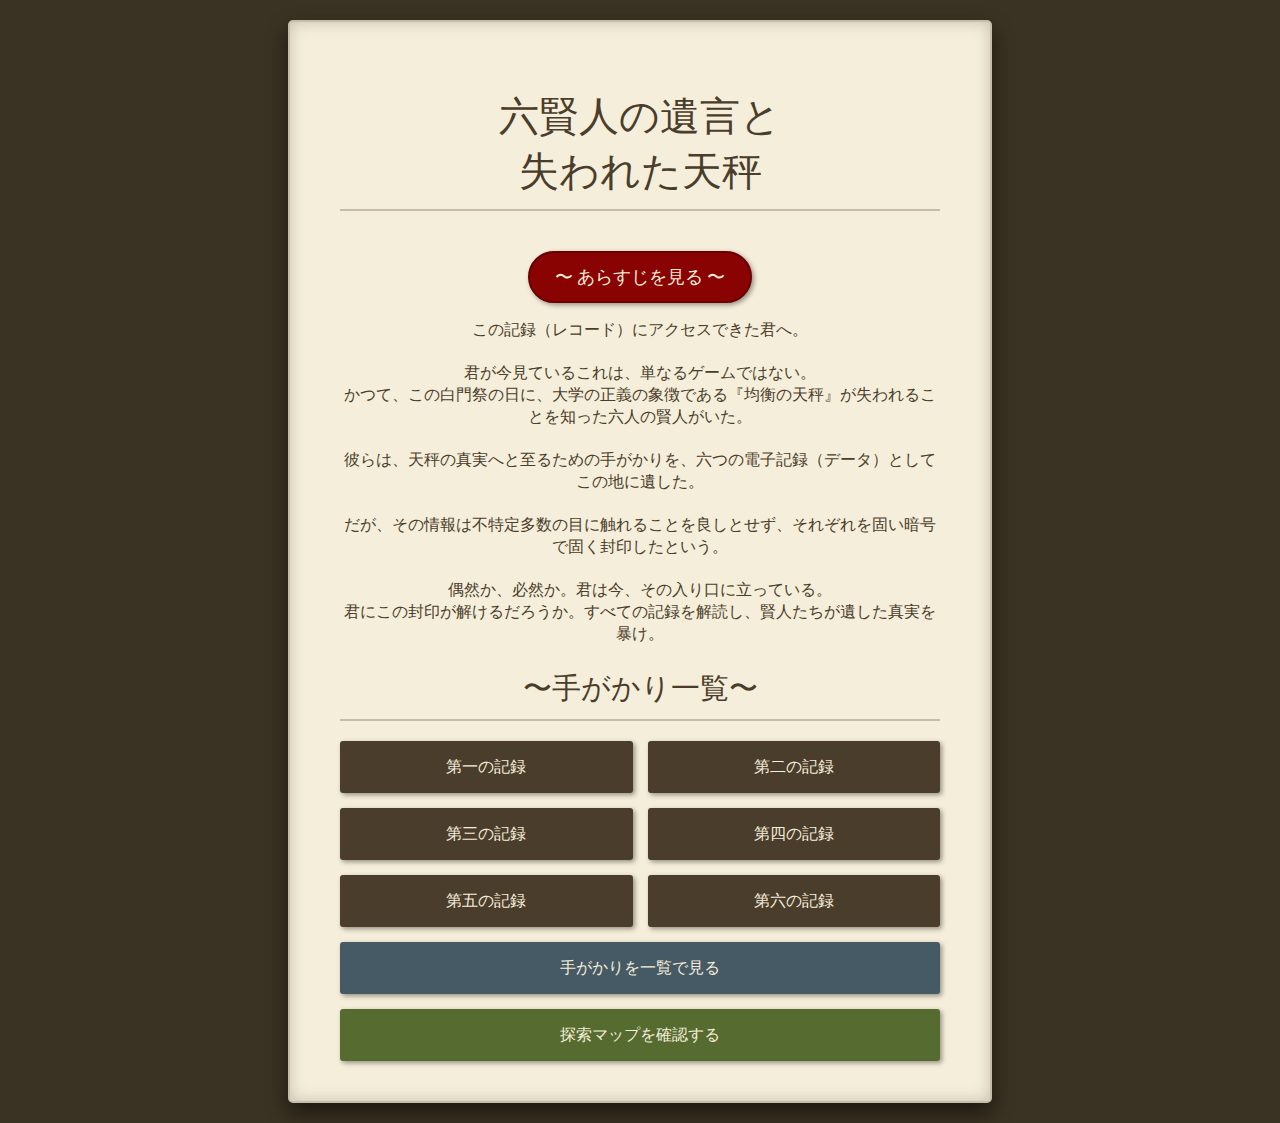
<file: index.html>
<!DOCTYPE html>
<html lang="ja">
<head>
    <meta charset="UTF-8">
    <meta name="viewport" content="width=device-width, initial-scale=1.0">
    <title>六賢人の遺言と失われた天秤</title>
    <link rel="preconnect" href="https://fonts.googleapis.com">
    <link rel="preconnect" href="https://fonts.gstatic" crossorigin>
    <link href="https://fonts.googleapis.com/css2?family=EB+Garamond:ital@0;1&display=swap" rel="stylesheet">
    <link rel="stylesheet" href="style.css">
</head>
<body>

    <div class="container">
        <h1>六賢人の遺言と<br>失われた天秤</h1>
        
        <div class="synopsis-container">
            <button id="toggle-synopsis-btn" class="synopsis-button">〜 あらすじを見る 〜</button>
            <div id="synopsis-content" class="story collapsible-content">
                <p>
                    この記録（レコード）にアクセスできた君へ。<br>
                    <br>
                    君が今見ているこれは、単なるゲームではない。<br>
                    かつて、この白門祭の日に、大学の正義の象徴である『均衡の天秤』が失われることを知った六人の賢人がいた。<br>
                    <br>
                    彼らは、天秤の真実へと至るための手がかりを、六つの電子記録（データ）としてこの地に遺した。<br>
                    <br>
                    だが、その情報は不特定多数の目に触れることを良しとせず、それぞれを固い暗号で固く封印したという。<br>
                    <br>
                    偶然か、必然か。君は今、その入り口に立っている。<br>
                    君にこの封印が解けるだろうか。すべての記録を解読し、賢人たちが遺した真実を暴け。
                </p>
            </div>
        </div>

        <h2>〜手がかり一覧〜</h2>
        <div class="quiz-selection">
            <a href="quiz.html?q=1">第一の記録</a>
            <a href="quiz.html?q=2">第二の記録</a>
            <a href="quiz.html?q=3">第三の記録</a>
            <a href="quiz.html?q=4">第四の記録</a>
            <a href="quiz.html?q=5">第五の記録</a>
            <a href="quiz.html?q=6">第六の記録</a>
            
            <a href="summary.html" class="summary-link">手がかりを一覧で見る</a>
            <a href="map.html" class="map-link">探索マップを確認する</a>
        </div>
    </div>

    <script src="script.js"></script>
</body>
</html>
</file>
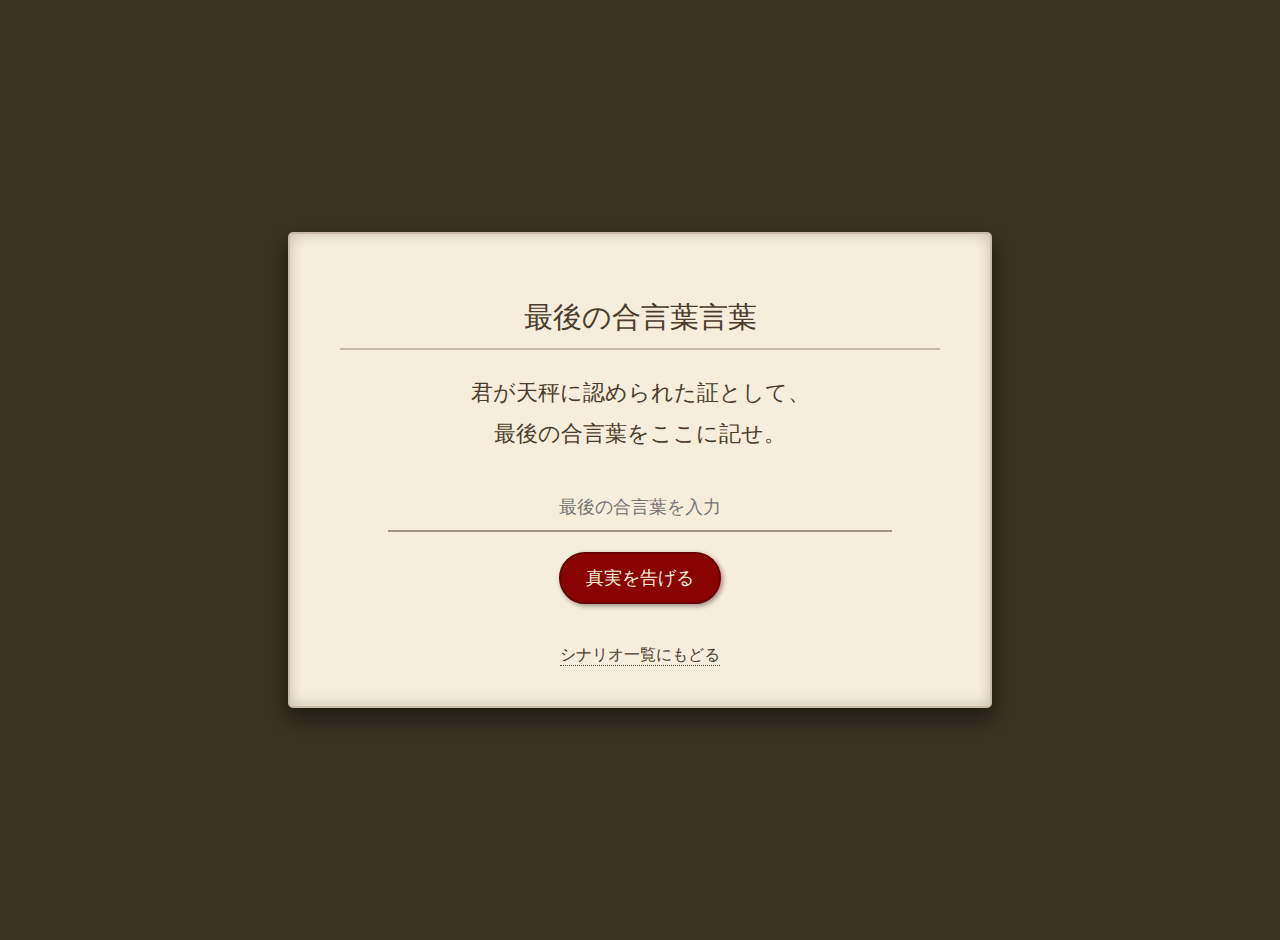
<file: final_keyword.html>
<!DOCTYPE html>
<html lang="ja">
<head>
    <meta charset="UTF-8">
    <meta name="viewport" content="width=device-width, initial-scale=1.0">
    <title>最後の合言葉</title>
    <link rel="preconnect" href="https://fonts.googleapis.com">
    <link rel="preconnect" href="https://fonts.gstatic.com" crossorigin>
    <link href="https://fonts.googleapis.com/css2?family=EB+Garamond:ital@0;1&display=swap" rel="stylesheet">
    <link rel="stylesheet" href="style.css">
</head>
<body>
    <div class="container">
        <h2>最後の合言葉言葉</h2>
        <p class="question">
            君が天秤に認められた証として、<br>最後の合言葉をここに記せ。
        </p>
        
        <input type="text" id="finalAnswerInput" placeholder="最後の合言葉を入力">
        <button onclick="checkFinalKeyword()">真実を告げる</button>
        
        <p id="result"></p>

        <div class="back-link-container">
            <a href="scenario.html">シナリオ一覧にもどる</a>
        </div>
    </div>

    <script src="script.js"></script>
</body>
</html>
</file>
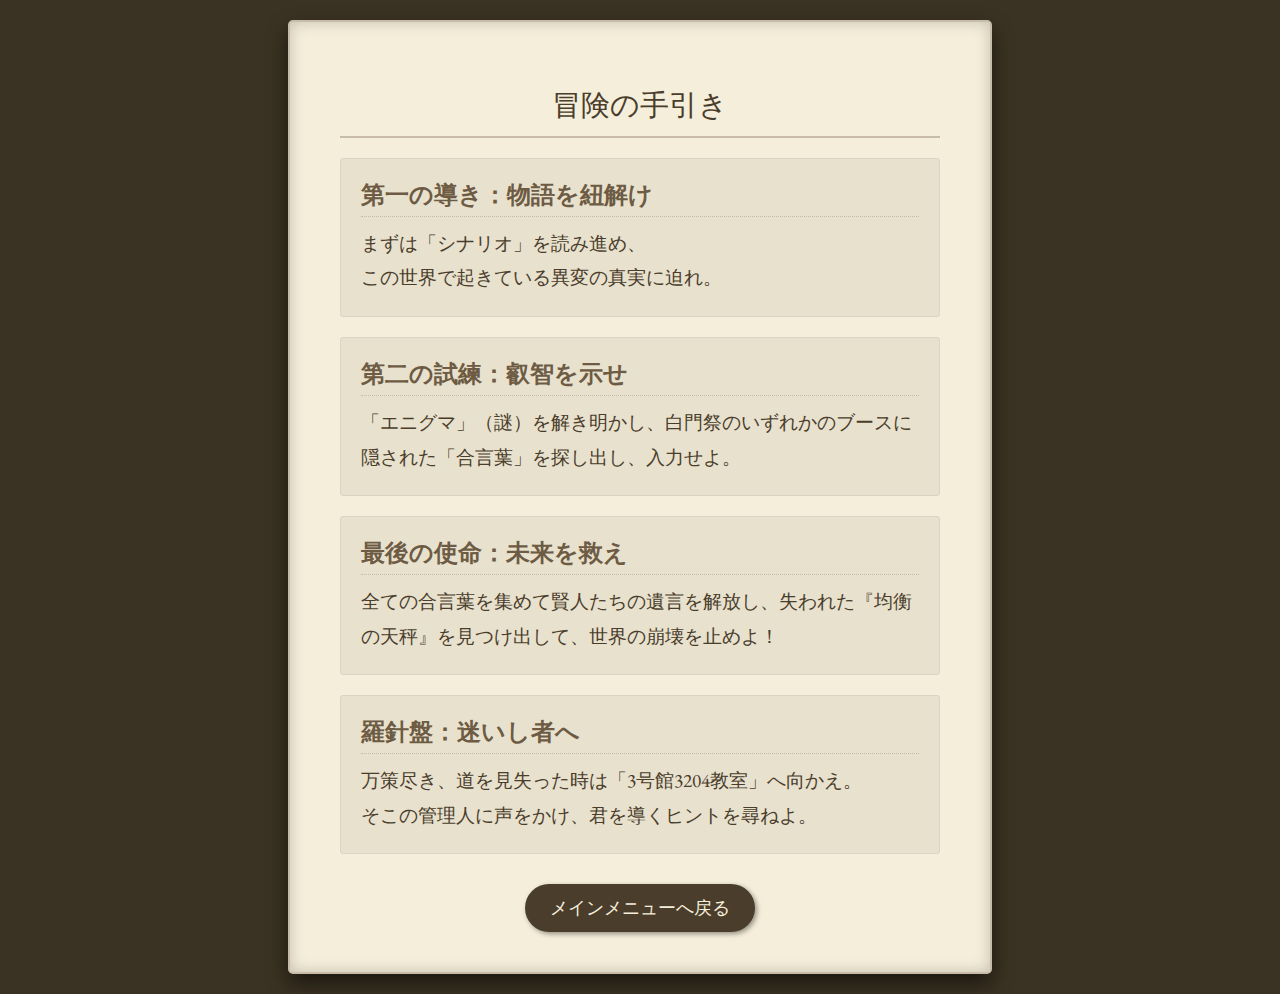
<file: how_to_play.html>
<!DOCTYPE html>
<html lang="ja">
<head>
    <meta charset="UTF-8">
    <meta name="viewport" content="width=device-width, initial-scale=1.0">
    <title>冒険の手引き</title>
    <link rel="preconnect" href="https://fonts.googleapis.com">
    <link rel="preconnect" href="https://fonts.gstatic.com" crossorigin>
    <link href="https://fonts.googleapis.com/css2?family=EB+Garamond:ital@0;1&display=swap" rel="stylesheet">
    <link rel="stylesheet" href="style.css">
    <style>
        /* このページ専用のスタイル */
        .how-to-play-container {
            text-align: left;
            margin-top: 20px;
        }
        .step {
            background-color: rgba(0,0,0,0.05);
            border: 1px solid #dcd3c2;
            padding: 20px;
            margin-bottom: 20px;
            border-radius: 3px;
        }
        .step h3 {
            font-size: 1.5em;
            margin: 0 0 10px 0;
            padding-bottom: 5px;
            border-bottom: 1px dotted #c8bca9;
            color: #6d5b43;
        }
        .step p {
            font-size: 1.2em;
            line-height: 1.8;
            margin: 0;
        }
    </style>
</head>
<body>
    <div class="container">
        <h2>冒険の手引き</h2>
        
        <div class="how-to-play-container">
            <div class="step">
                <h3>第一の導き：物語を紐解け</h3>
                <p>まずは「シナリオ」を読み進め、<br>この世界で起きている異変の真実に迫れ。</p>
            </div>

            <div class="step">
                <h3>第二の試練：叡智を示せ</h3>
                <p>「エニグマ」（謎）を解き明かし、白門祭のいずれかのブースに隠された「合言葉」を探し出し、入力せよ。</p>
            </div>

            <div class="step">
                <h3>最後の使命：未来を救え</h3>
                <p>全ての合言葉を集めて賢人たちの遺言を解放し、失われた『均衡の天秤』を見つけ出して、世界の崩壊を止めよ！</p>
            </div>

            <div class="step">
                <h3>羅針盤：迷いし者へ</h3>
                <p>万策尽き、道を見失った時は「3号館3204教室」へ向かえ。<br>そこの管理人に声をかけ、君を導くヒントを尋ねよ。</p>
            </div>
        </div>

        <div class="back-button-container">
            <a href="index.html" class="back-button">メインメニューへ戻る</a>
        </div>
    </div>
</body>
</html>
</file>
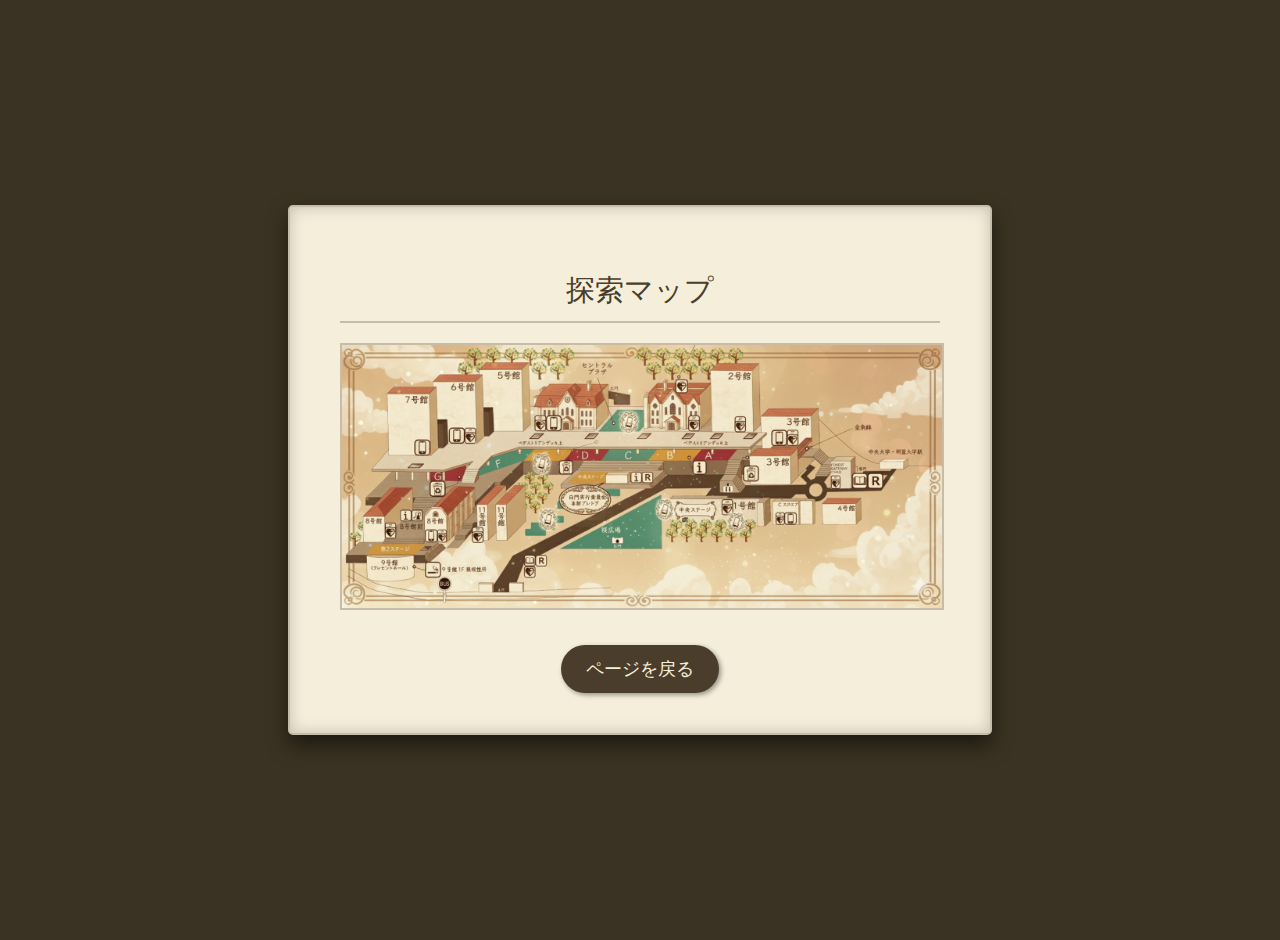
<file: map.html>
<!DOCTYPE html>
<html lang="ja">
<head>
    <meta charset="UTF-8">
    <meta name="viewport" content="width=device-width, initial-scale=1.0">
    <title>探索マップ</title>
    <link rel="preconnect" href="https://fonts.googleapis.com">
    <link rel="preconnect" href="https://fonts.gstatic.com" crossorigin>
    <link href="https://fonts.googleapis.com/css2?family=EB+Garamond:ital@0;1&display=swap" rel="stylesheet">
    <link rel="stylesheet" href="style.css">
</head>
<body>

    <div class="container">
        <h2>探索マップ</h2>
        
        <div class="map-image-container">
            <img src="map.jpg" alt="探索マップ" class="map-image">
        </div>

        <div class="back-button-container">
            <a href="index.html" class="back-button">ページを戻る</a>
        </div>
    </div>

</body>
</html>
</file>
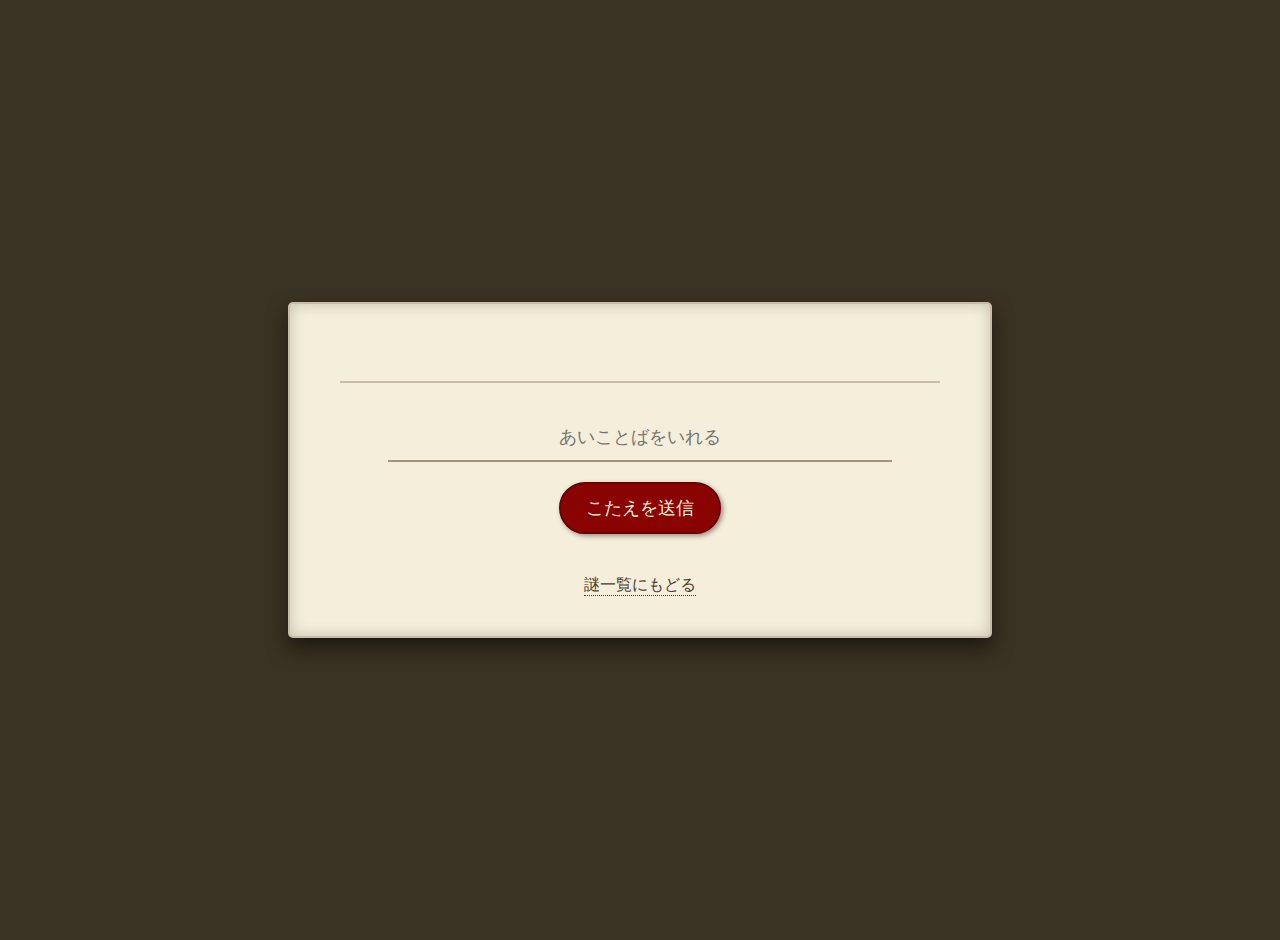
<file: quiz.html>
<!DOCTYPE html>
<html lang="ja">
<head>
    <meta charset="UTF-8">
    <meta name="viewport" content="width=device-width, initial-scale=1.0">
    <title>謎解き</title>
    <link rel="preconnect" href="https://fonts.googleapis.com">
    <link rel="preconnect" href="https://fonts.gstatic.com" crossorigin>
    <link href="https://fonts.googleapis.com/css2?family=EB+Garamond:ital@0;1&family=Shippori+Mincho&display=swap" rel="stylesheet">
    <link rel="stylesheet" href="style.css">
</head>
<body>

    <div class="container">
        <h1 id="quizTitle"></h1>
        <p class="question" id="quizQuestion"></p>
        
        <input type="text" id="answerInput" placeholder="あいことばをいれる">
        <button onclick="checkAnswer()">こたえを送信</button>
        
        <p id="result"></p>

        <div class="back-link-container">
            <a href="index.html">謎一覧にもどる</a>
        </div>
    </div>

    <script src="script.js"></script>
</body>
</html>
</file>
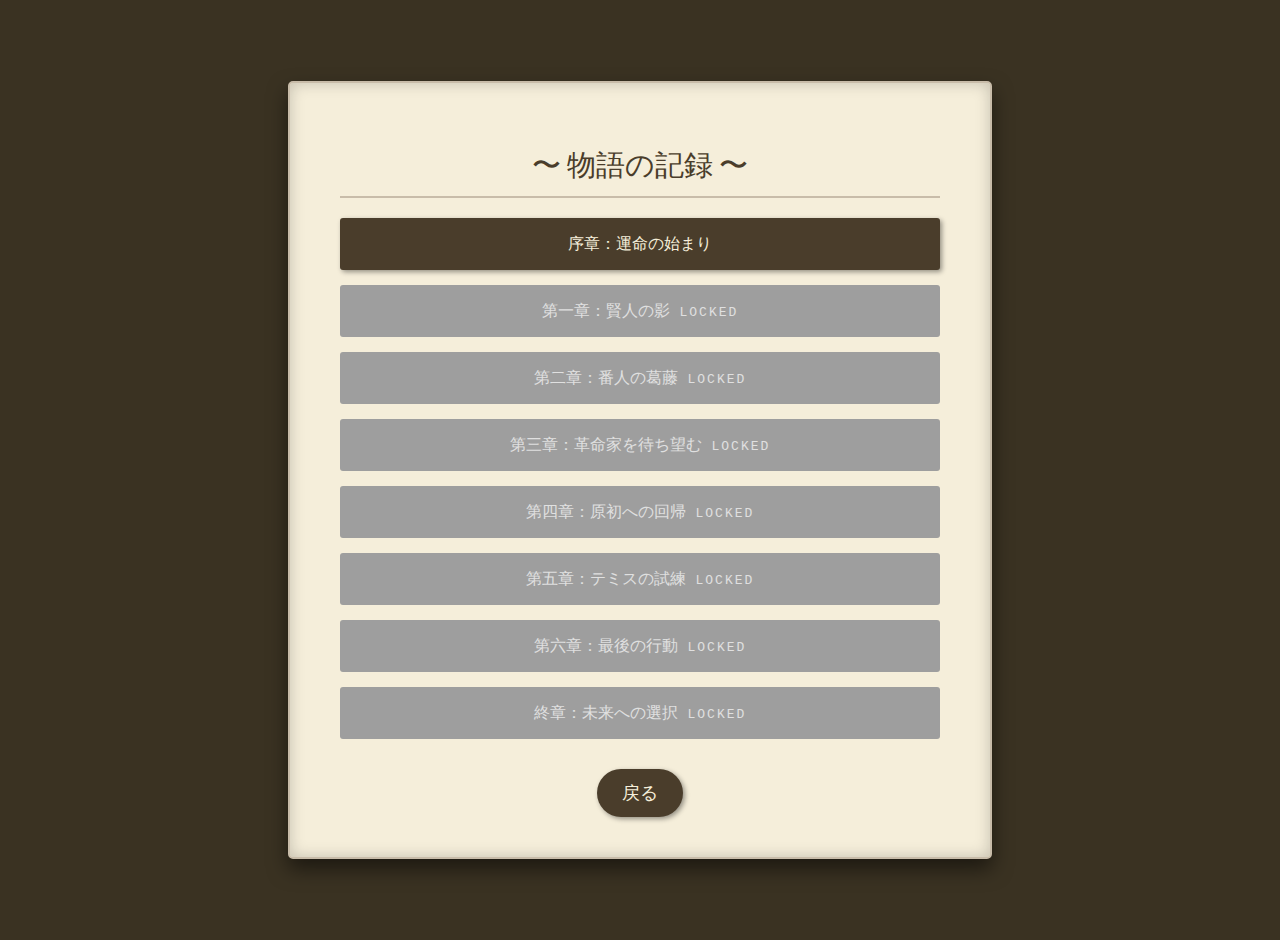
<file: scenario.html>
<!DOCTYPE html>
<html lang="ja">
<head>
    <meta charset="UTF-8">
    <meta name="viewport" content="width=device-width, initial-scale=1.0">
    <title>シナリオ一覧</title>
    <link rel="preconnect" href="https://fonts.googleapis.com">
    <link rel="preconnect" href="https://fonts.gstatic.com" crossorigin>
    <link href="https://fonts.googleapis.com/css2?family=EB+Garamond:ital@0;1&display=swap" rel="stylesheet">
    <link rel="stylesheet" href="style.css">
</head>
<body>
    <div class="container">
        <h2>〜 物語の記録 〜</h2>
        <div id="scenario-selection" class="scenario-selection">
            </div>
        <div class="back-button-container">
            <a href="index.html" class="back-button">戻る</a>
        </div>
    </div>
    <script src="script.js"></script>
</body>
</html>
</file>
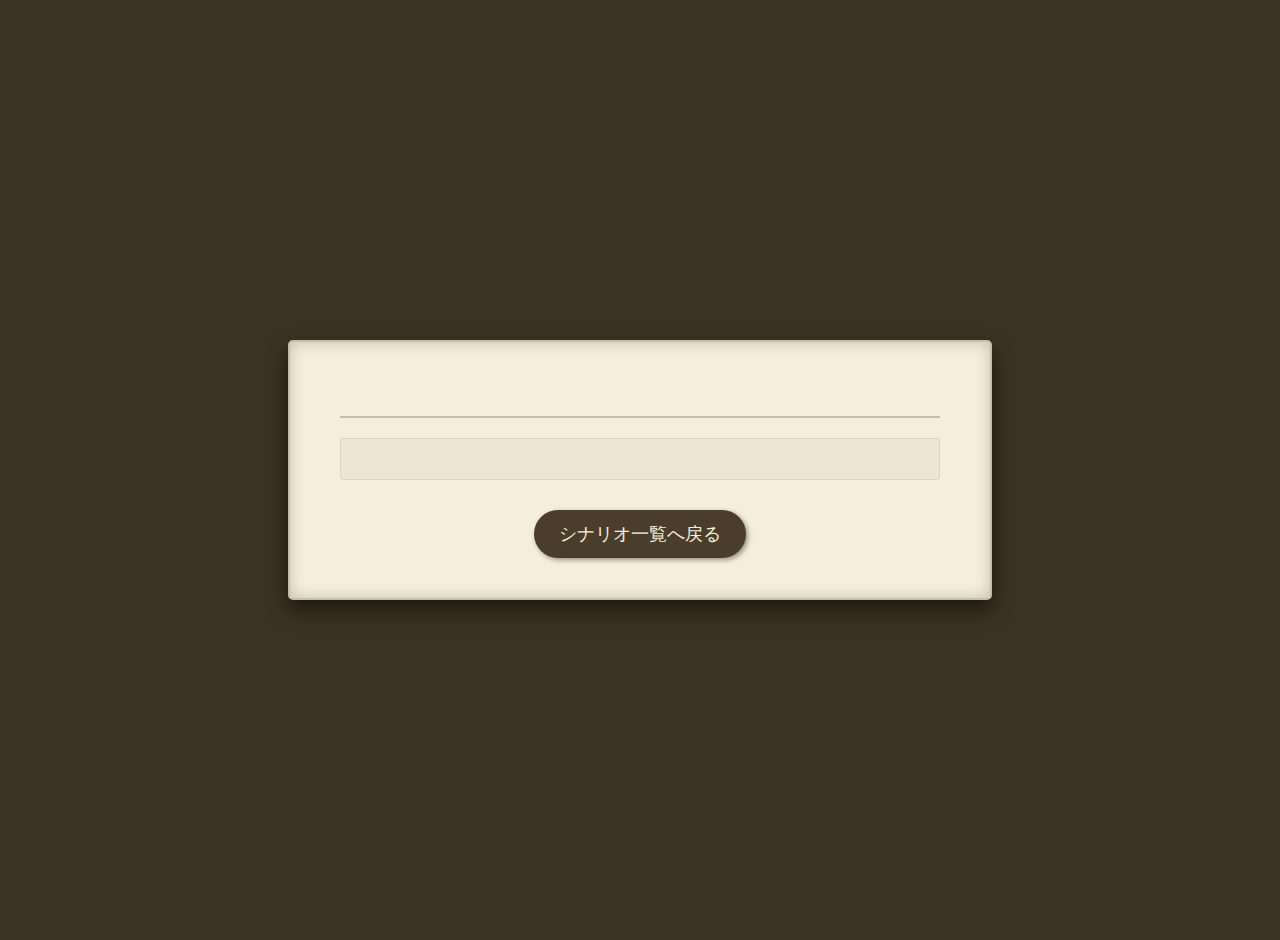
<file: scenario_viewer.html>
<!DOCTYPE html>
<html lang="ja">
<head>
    <meta charset="UTF-8">
    <meta name="viewport" content="width=device-width, initial-scale=1.0">
    <title>シナリオ</title>
    <link rel="preconnect" href="https://fonts.googleapis.com">
    <link rel="preconnect" href="https://fonts.gstatic.com" crossorigin>
    <link href="https://fonts.googleapis.com/css2?family=EB+Garamond:ital@0;1&display=swap" rel="stylesheet">
    <link rel="stylesheet" href="style.css">
</head>
<body>
    <div class="container">
        <h2 id="scenario-title"></h2>
        <div id="scenario-text" class="scenario-text">
            </div>
        <div class="back-button-container">
            <a href="scenario.html" class="back-button">シナリオ一覧へ戻る</a>
        </div>
    </div>
    <script src="script.js"></script>
</body>
</html>
</file>
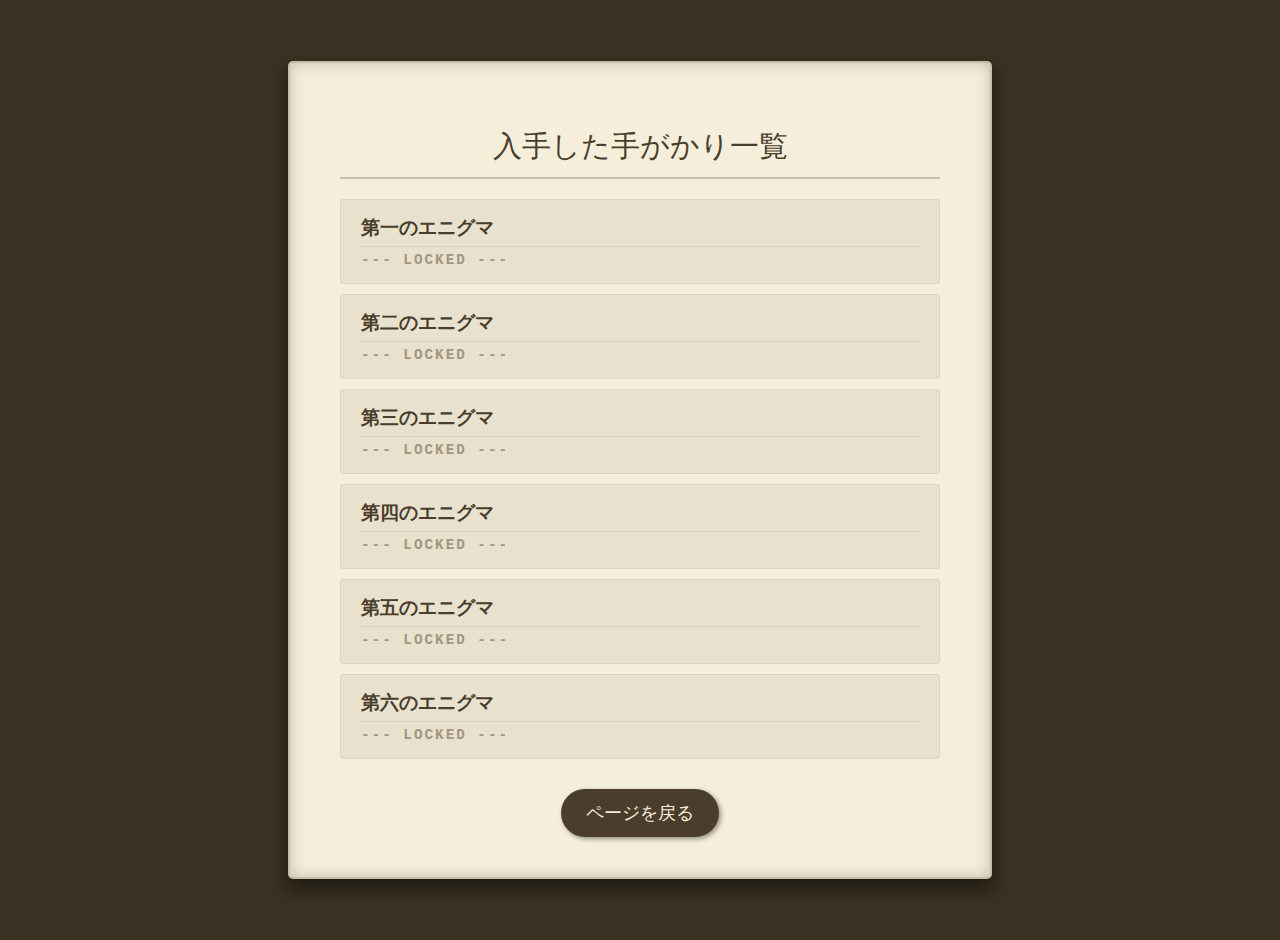
<file: summary.html>
<!DOCTYPE html>
<html lang="ja">
<head>
    <meta charset="UTF-8">
    <meta name="viewport" content="width=device-width, initial-scale=1.0">
    <title>入手した手がかり</title>
    <link rel="preconnect" href="https://fonts.googleapis.com">
    <link rel="preconnect" href="https://fonts.gstatic.com" crossorigin>
    <link href="https://fonts.googleapis.com/css2?family=EB+Garamond:ital@0;1&display=swap" rel="stylesheet">
    <link rel="stylesheet" href="style.css">
</head>
<body>
    <div class="container">
        <h2>入手した手がかり一覧</h2>
        
        <div id="summary-list" class="summary-list-container">
            </div>

        <div class="back-button-container">
            <a href="index.html" class="back-button">ページを戻る</a>
        </div>
    </div>

    <script src="script.js"></script>
</body>
</html>
</file>
<file: style.css>
/* Google Fontsから古風なフォントを読み込む */
@import url('https://fonts.googleapis.com/css2?family=EB+Garamond:ital@0;1&display=swap');

/* ============================================= */
/* 全ページ共通の基本スタイル */
/* ============================================= */
body {
    background-color: #3a3222;
    background-image: url("https://www.transparenttextures.com/patterns/old-wall.png");
    font-family: 'EB Garamond', serif;
    color: #4a3d2b;
    display: flex;
    justify-content: center;
    align-items: center;
    min-height: 100vh;
    margin: 0;
    padding: 20px;
}
.container {
    background-color: #f5eeda;
    padding: 40px 50px;
    border: 2px solid #c8bca9;
    border-radius: 5px;
    box-shadow: 0 10px 20px rgba(0,0,0,0.5), inset 0 0 15px rgba(0,0,0,0.2);
    text-align: center;
    width: 90%;
    max-width: 600px;
}
h1, h2 {
    font-weight: normal;
    border-bottom: 2px solid #c8bca9;
    padding-bottom: 10px;
    margin-bottom: 20px;
}
h1 { font-size: 2.5em; }
h2 { font-size: 1.8em; }

/* ============================================= */
/* index.html のスタイル */
/* ============================================= */
.main-menu-container {
    margin-top: 20px;
    margin-bottom: 40px;
    padding: 0;
}
.main-menu-button {
    display: block;
    padding: 15px;
    background-color: #6d5b43;
    color: #f5eeda;
    text-decoration: none;
    text-align: center;
    border-radius: 3px;
    box-shadow: 2px 2px 5px rgba(0,0,0,0.4);
    transition: all 0.2s ease;
    font-size: 1.2em;
}
.main-menu-button:hover {
    background-color: #5b4a32;
    transform: translateY(-2px);
    box-shadow: 4px 4px 8px rgba(0,0,0,0.4);
}
.quiz-selection {
    display: grid;
    grid-template-columns: 1fr 1fr;
    gap: 15px;
    margin-top: 20px;
}
.quiz-selection a {
    display: block;
    padding: 15px;
    background-color: #4a3d2b;
    color: #f5eeda;
    text-decoration: none;
    text-align: center;
    border-radius: 3px;
    box-shadow: 2px 2px 5px rgba(0,0,0,0.4);
    transition: all 0.2s ease;
}
.quiz-selection a:hover {
    background-color: #3a3022;
    transform: translateY(-2px);
    box-shadow: 4px 4px 8px rgba(0,0,0,0.4);
}
.quiz-selection .summary-link {
    grid-column: 1 / -1;
    background-color: #465a65;
}
.quiz-selection .map-link {
    grid-column: 1 / -1;
    background-color: #556b2f;
}

/* ============================================= */
/* quiz.html & final_keyword.html のスタイル */
/* ============================================= */
.question {
    font-size: 1.4em;
    line-height: 1.8;
    margin-bottom: 30px;
}
#answerInput, #finalAnswerInput {
    width: 80%;
    padding: 12px;
    font-size: 1.1em;
    font-family: 'EB Garamond', serif;
    border: none;
    border-bottom: 2px solid #a3957d;
    background-color: transparent;
    text-align: center;
    color: #4a3d2b;
}
#answerInput:focus, #finalAnswerInput:focus {
    outline: none;
    border-bottom-color: #4a3d2b;
}
button {
    padding: 12px 25px;
    font-size: 1.1em;
    font-family: 'EB Garamond', serif;
    background-color: #8a0303;
    color: #f5eeda;
    border: 2px solid #6b0202;
    border-radius: 50px;
    cursor: pointer;
    margin-top: 20px;
    box-shadow: 2px 2px 5px rgba(0,0,0,0.4);
    transition: all 0.2s ease;
}
button:hover {
    background-color: #6b0202;
    transform: translateY(-2px);
    box-shadow: 4px 4px 8px rgba(0,0,0,0.4);
}
#result {
    margin-top: 25px;
    font-size: 1.2em;
    font-weight: bold;
}
@keyframes fadeIn {
    from { opacity: 0; transform: translateY(10px); }
    to { opacity: 1; transform: translateY(0); }
}
.keyword {
    font-size: 1.2em;
    color: #8a0303;
    font-weight: bold;
    display: block;
    margin-top: 10px;
    animation: fadeIn 1s ease-out;
}
/* ↓↓↓ ここを修正しました ↓↓↓ */
.next-step-message {
    font-size: 1em;
    color: #4a3d2b; 
    border-top: 1px dotted #c8bca9;
    padding-top: 15px;
    margin-top: 20px;
    /* font-weight: normal; */ /* ← この行を削除、またはコメントアウト */
}
/* ↑↑↑ ここまで ↑↑↑ */
.back-link-container {
    margin-top: 40px;
    text-align: center;
}
.back-link-container a {
    color: #4a3d2b;
    text-decoration: none;
    border-bottom: 1px dotted #4a3d2b;
}

/* ============================================= */
/* map.html のスタイル */
/* ============================================= */
.map-image-container { margin-top: 20px; }
.map-image { max-width: 100%; height: auto; border: 2px solid #c8bca9; }
.back-button-container { margin-top: 30px; }
.back-button {
    display: inline-block; padding: 12px 25px; font-size: 1.1em; font-family: 'EB Garamond', serif;
    background-color: #4a3d2b; color: #f5eeda; text-decoration: none; border-radius: 50px;
    box-shadow: 2px 2px 5px rgba(0,0,0,0.4); transition: all 0.2s ease;
}
.back-button:hover { background-color: #3a3022; transform: translateY(-2px); box-shadow: 4px 4px 8px rgba(0,0,0,0.4); }

/* ============================================= */
/* summary.html のスタイル */
/* ============================================= */
.summary-list-container { margin-top: 20px; text-align: left; }
.summary-item {
    background-color: rgba(0, 0, 0, 0.05); border: 1px solid #dcd3c2;
    padding: 15px 20px; margin-bottom: 10px; border-radius: 3px;
}
.summary-item h3 {
    font-size: 1.2em; margin: 0 0 5px 0; padding-bottom: 5px;
    border-bottom: 1px dotted #c8bca9;
}
.summary-item p { font-size: 1.1em; margin: 0; font-weight: bold; color: #8a0303; }
.summary-item:not(.solved) p { color: #a3957d; font-family: monospace; letter-spacing: 2px; }

/* ============================================= */
/* scenario.html & scenario_viewer.html のスタイル */
/* ============================================= */
.scenario-selection { display: grid; grid-template-columns: 1fr; gap: 15px; margin-top: 20px; }
.scenario-selection a {
    display: block; padding: 15px; background-color: #4a3d2b; color: #f5eeda;
    text-decoration: none; text-align: center; border-radius: 3px;
    box-shadow: 2px 2px 5px rgba(0,0,0,0.4); transition: all 0.2s ease;
}
.scenario-selection a:hover { background-color: #3a3022; transform: translateY(-2px); }
.scenario-text {
    margin-top: 20px; text-align: left; background-color: rgba(0, 0, 0, 0.03);
    border: 1px solid #dcd3c2; padding: 20px; border-radius: 3px;
}
.scenario-text p { font-size: 1.2em; line-height: 2.2; margin: 0; }

/* ============================================= */
/* 状態変化のスタイル（LOCKED / 全クリ） */
/* ============================================= */
.quiz-selection a.locked,
.scenario-selection a.locked {
    background-color: #9e9e9e; color: #e0e0e0; cursor: not-allowed;
    box-shadow: none; transform: none;
}
.quiz-selection a.locked::after,
.scenario-selection a.locked::after {
    content: " LOCKED"; font-family: monospace; letter-spacing: 2px;
}
.final-message {
    margin-top: 30px; padding: 20px; border: 2px solid #c8bca9;
    background-color: #4a3d2b; color: #f5eeda; font-size: 1.4em;
    font-weight: bold; border-radius: 5px; box-shadow: 0 5px 10px rgba(0,0,0,0.4);
    animation: fadeIn 1.5s ease-out;
}

/* ============================================= */
/* ★★★ ここからが終章の演出用スタイルです ★★★ */
/* ============================================= */
.treasure-container {
    margin-top: 40px;
    border-top: 2px solid #c8bca9;
    padding-top: 30px;
    animation: fadeIn 2s ease-out;
}
.treasure-container.hidden {
    display: none;
}
.treasure-message {
    font-size: 1.8em;
    font-weight: bold;
    color: #8a0303;
    text-shadow: 1px 1px 3px rgba(0,0,0,0.3);
    margin: 0 0 20px 0;
}
.treasure-image-wrapper {
    display: inline-block;
    padding: 10px;
    background: radial-gradient(circle, rgba(255,223,150,1) 0%, rgba(255,190,50,1) 100%);
    border-radius: 50%;
    animation: halo-pulse 2.5s infinite ease-in-out;
}
.treasure-image-wrapper img {
    width: 200px;
    height: 200px;
    border-radius: 50%;
    border: 5px solid #fff;
    box-shadow: 0 0 15px rgba(0,0,0,0.5);
}
@keyframes halo-pulse {
    0% { transform: scale(1); box-shadow: 0 0 0 0 rgba(255, 190, 50, 0.7); }
    70% { transform: scale(1); box-shadow: 0 0 0 20px rgba(255, 190, 50, 0); }
    100% { transform: scale(1); box-shadow: 0 0 0 0 rgba(255, 190, 50, 0); }
}

/* ★★★ ここからが光るボタンのスタイルです ★★★ */
.pulsing-button {
    /* 既存の @keyframes halo-pulse を流用 */
    animation: halo-pulse 2.5s infinite ease-in-out;
    
    /* 元のボタンの影も保持 (これが無いとアニメーションの影だけになる) */
    box-shadow: 2px 2px 5px rgba(0,0,0,0.4);
}
/* ★★★ ここまで ★★★ */


/* ============================================= */
/* スマートフォン用のレスポンシブデザイン */
/* ============================================= */
@media (max-width: 600px) {
    .container { padding: 25px 20px; width: 100%; }
    h1 { font-size: 2em; } h2 { font-size: 1.5em; }
    .question, .collapsible-content p, .scenario-text p { font-size: 1.1em; }
    .quiz-selection { grid-template-columns: 1fr; }
    #answerInput, #finalAnswerInput { width: 90%; }
}
</file>
